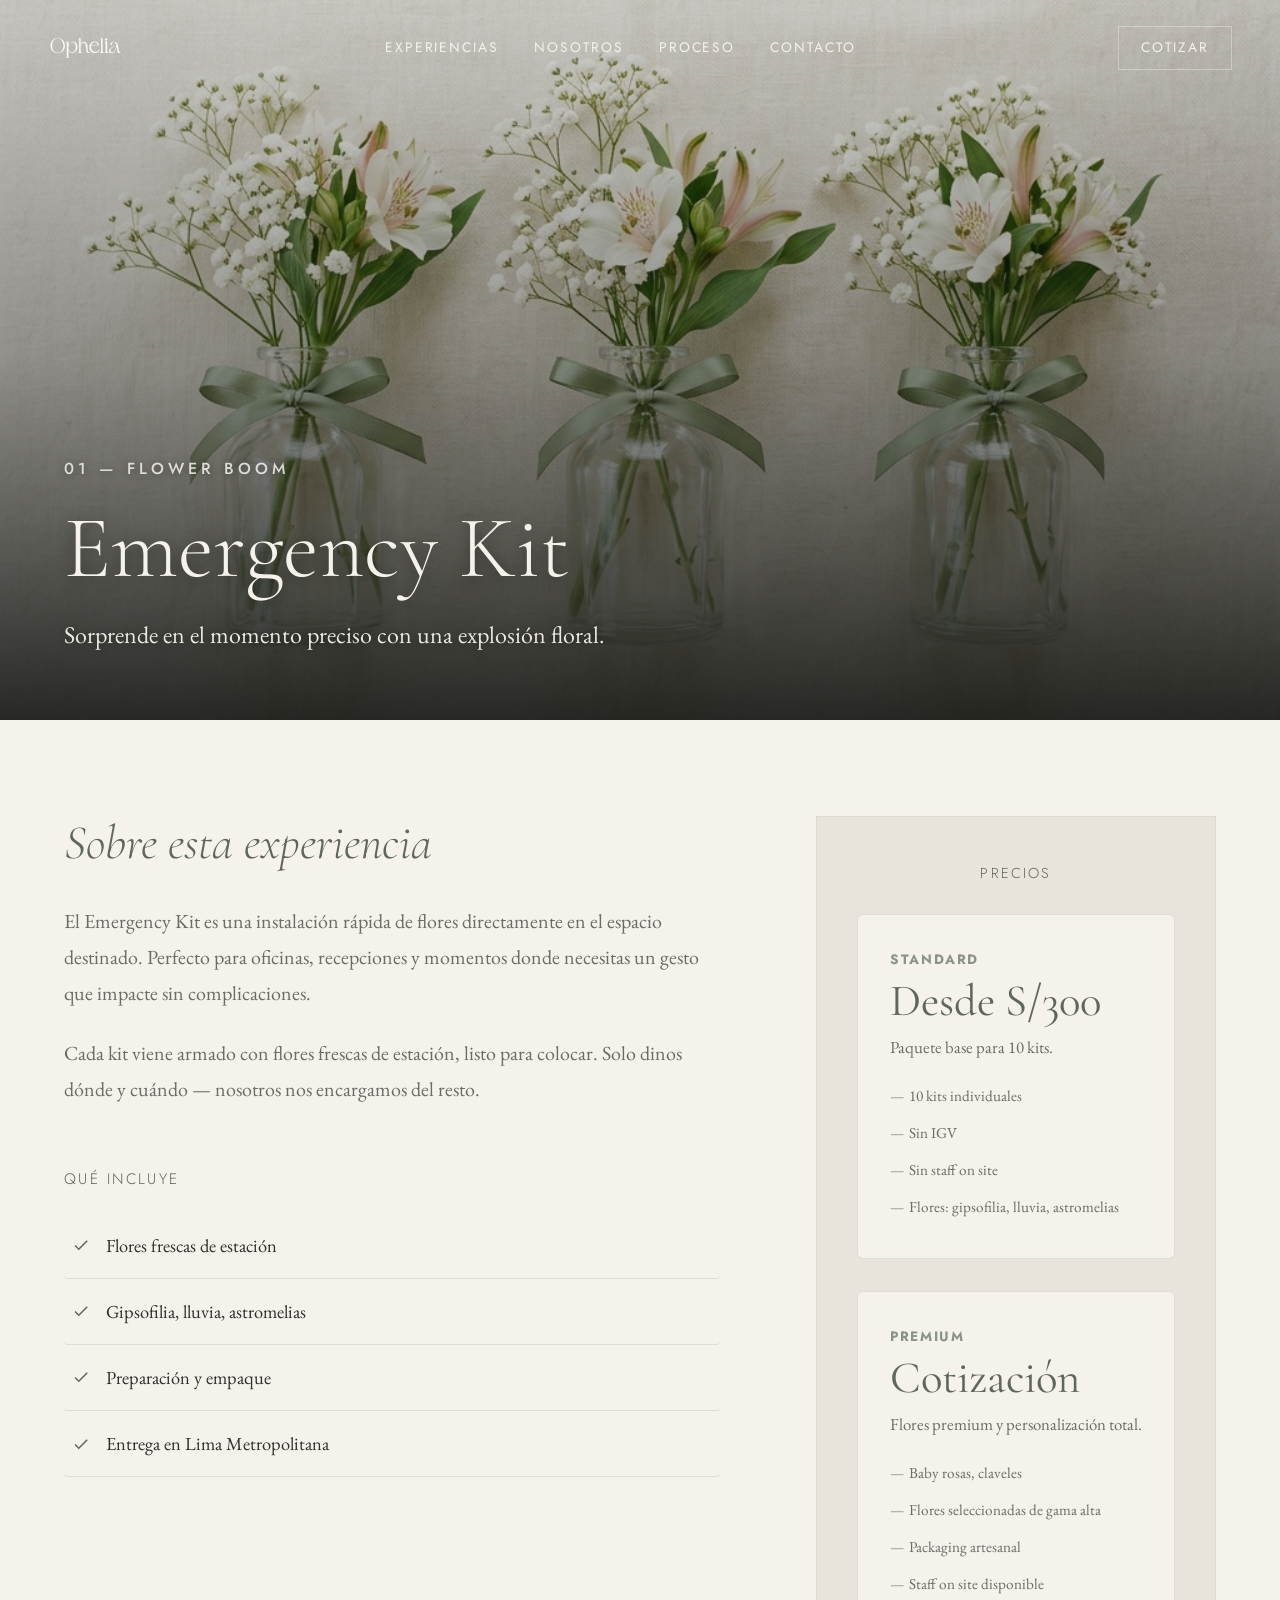
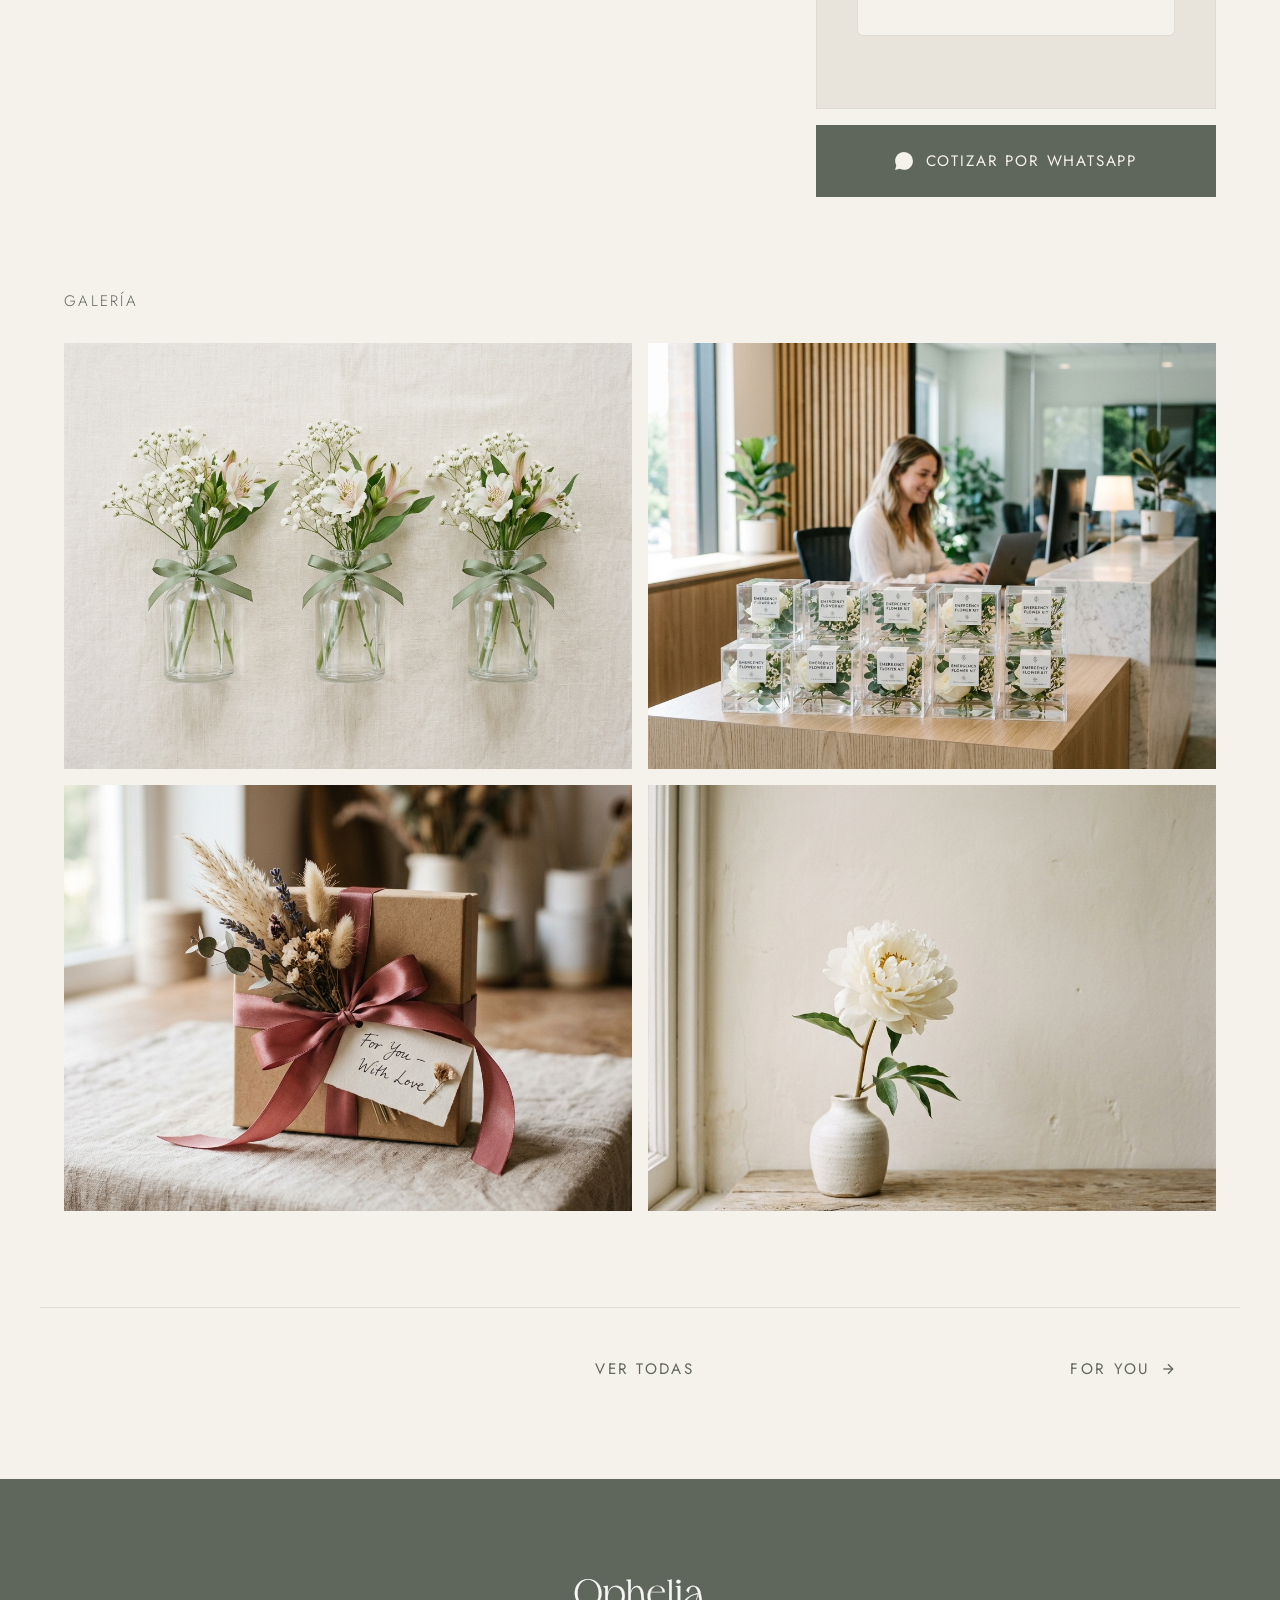
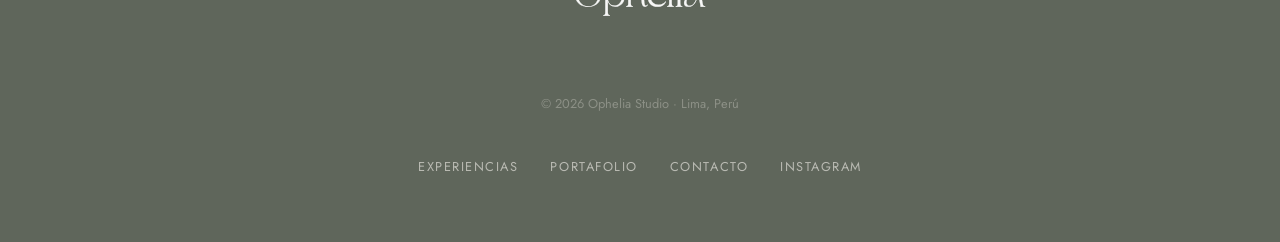
<file: experiencia.html>
<!DOCTYPE html>
<html lang="es">
<head>
  <meta charset="UTF-8" />
  <meta name="viewport" content="width=device-width, initial-scale=1.0" />
  <title>Ophelia — Experiencia Floral</title>
  <meta name="description" content="Detalle de experiencia floral Ophelia. Lima, Perú." />
  <link rel="stylesheet" href="css/style.css" />
  <style>
    /* ── Experience Detail Page ── */
    .exp-hero {
      position: relative; height: 80vh; overflow: hidden;
      display: flex; align-items: flex-end; justify-content: flex-start;
    }
    .exp-hero img {
      position: absolute; inset: 0; width: 100%; height: 100%; object-fit: cover;
    }
    .exp-hero::after {
      content: ''; position: absolute; inset: 0;
      background: linear-gradient(to top, rgba(20,22,18,.9) 0%, rgba(20,22,18,.4) 50%, rgba(20,22,18,.15) 100%);
    }
    .exp-hero-content {
      position: relative; z-index: 1;
      padding: 4rem 5vw; max-width: 900px;
    }
    .exp-hero-content .label { 
      color: rgba(245,242,236,.85); margin-bottom: 1rem; 
      font-size: 1rem; letter-spacing: .25em; 
    }
    .exp-hero-content h1 {
      font-family: var(--f-display); font-size: clamp(3rem, 7vw, 5.5rem);
      color: var(--cream); font-weight: 300; margin-bottom: 1rem;
      text-shadow: 0 2px 15px rgba(0,0,0,.4); line-height: 1.1;
    }
    .exp-hero-content p { 
      color: rgba(245,242,236,.95); font-size: clamp(1.2rem, 2vw, 1.5rem); 
      max-width: 55ch; text-shadow: 0 1px 8px rgba(0,0,0,.4); 
    }

    .exp-detail { padding: 6rem 5vw; }
    .exp-detail-inner {
      max-width: 1200px; margin: 0 auto;
      display: grid; grid-template-columns: 1fr 400px; gap: 6rem; align-items: start;
    }
    
    .exp-description {
      opacity: 0; transform: translateY(30px); animation: fadeInUp 1s ease forwards 0.2s;
    }
    @keyframes fadeInUp { to { opacity: 1; transform: translateY(0); } }

    .exp-description h2 {
      font-family: var(--f-display); font-size: clamp(2.2rem, 4vw, 3rem);
      color: var(--green); font-style: italic; margin-bottom: 2rem; font-weight: 300;
    }
    .exp-description p {
      font-size: 1.25rem; color: var(--text-m); margin-bottom: 1.5rem; line-height: 1.8;
    }

    .exp-includes { margin-top: 4rem; }
    .exp-includes h3 {
      font-family: var(--f-sans); font-size: 0.95rem;
      letter-spacing: .15em; text-transform: uppercase;
      color: var(--green); margin-bottom: 1.5rem;
    }
    .include-item {
      display: flex; align-items: center; gap: 1rem;
      padding: 1rem .5rem; border-bottom: 1px solid rgba(95,102,91,.15);
      font-size: 1.15rem; color: var(--text);
      transition: background .3s, transform .3s, padding-left .3s;
      border-radius: 4px;
    }
    .include-item:hover {
      background: rgba(95,102,91,.04);
      transform: translateX(5px);
      padding-left: 1rem;
    }
    .include-item svg {
      width: 18px; height: 18px; fill: var(--green); flex-shrink: 0;
      transition: transform .3s;
    }
    .include-item:hover svg { transform: scale(1.2); }

    .exp-sidebar {
      position: sticky; top: 120px;
      opacity: 0; transform: translateY(30px); animation: fadeInUp 1s ease forwards 0.4s;
    }
    .exp-pricing { 
      background: var(--cream-d); padding: 3rem 2.5rem; 
      border: 1px solid rgba(95,102,91,.08);
    }
    .exp-pricing h3 {
      font-family: var(--f-sans); font-size: 0.9rem;
      letter-spacing: .15em; text-transform: uppercase;
      color: var(--green); margin-bottom: 2rem; text-align: center;
    }
    .pricing-tier {
      margin-bottom: 2rem; padding: 2rem;
      border: 1px solid rgba(95,102,91,.15);
      background: var(--cream);
      border-radius: 6px;
      transition: transform .3s, box-shadow .3s;
      cursor: default;
    }
    .pricing-tier:hover {
      transform: translateY(-5px);
      box-shadow: 0 10px 25px rgba(0,0,0,.08);
      border-color: rgba(95,102,91,.3);
    }
    .pricing-tier:last-of-type { margin-bottom: 1.5rem; }
    .pricing-tier h4 {
      font-family: var(--f-sans); font-size: 0.85rem;
      letter-spacing: .12em; text-transform: uppercase;
      color: var(--green-l); margin-bottom: .5rem;
    }
    .pricing-tier .price {
      font-family: var(--f-display); font-size: 2.8rem;
      color: var(--green); margin-bottom: .5rem; line-height: 1;
    }
    .pricing-tier p { font-size: 1.05rem; color: var(--text-m); margin-bottom: 1rem; }
    .pricing-tier ul { list-style: none; }
    .pricing-tier ul li {
      font-size: 0.95rem; color: var(--text-m);
      padding: .3rem 0 .3rem 1.2rem;
      position: relative;
    }
    .pricing-tier ul li::before {
      content: '—'; position: absolute; left: 0; color: var(--green-l);
    }

    .exp-cta-box {
      margin-top: 1rem;
    }
    .exp-wa {
      display: flex; align-items: center; justify-content: center; gap: .8rem;
      width: 100%; background: var(--green); color: var(--cream);
      font-family: var(--f-sans); font-size: 0.95rem;
      letter-spacing: .12em; text-transform: uppercase;
      padding: 1.4rem; transition: background .3s;
    }
    .exp-wa:hover { background: var(--green-d); }
    .exp-wa svg { width: 18px; height: 18px; fill: var(--cream); }

    .exp-gallery { padding: 0 5vw 6rem; }
    .exp-gallery-inner {
      max-width: 1200px; margin: 0 auto;
    }
    .exp-gallery-inner h3 {
      font-family: var(--f-sans); font-size: 0.95rem;
      letter-spacing: .15em; text-transform: uppercase;
      color: var(--green); margin-bottom: 2rem;
    }
    .exp-gallery-grid {
      display: grid; grid-template-columns: repeat(2, 1fr);
      gap: 1rem;
    }
    .exp-gallery-grid img {
      width: 100%; aspect-ratio: 4/3; object-fit: cover;
      transition: transform .8s ease, filter .5s ease;
      cursor: pointer;
    }
    .exp-gallery-grid img:hover { transform: scale(1.04); filter: brightness(1.1); }

    .exp-nav {
      max-width: 1200px; margin: 0 auto;
      display: flex; justify-content: space-between; align-items: center;
      padding: 3rem 5vw 6rem;
      border-top: 1px solid rgba(95,102,91,.15);
    }
    .exp-nav a {
      font-family: var(--f-sans); font-size: 0.95rem;
      letter-spacing: .15em; text-transform: uppercase;
      color: var(--green); display: flex; align-items: center; gap: .6rem;
      transition: gap .3s, opacity .3s;
    }
    .exp-nav a:hover { gap: 1rem; opacity: .7; }
    .exp-nav svg { width: 16px; height: 16px; fill: none; stroke: var(--green); stroke-width: 2; }

    @media (max-width: 1000px) {
      .exp-hero { height: 65vh; }
      .exp-detail-inner { grid-template-columns: 1fr; gap: 4rem; }
      .exp-sidebar { position: static; }
      .exp-gallery-grid { grid-template-columns: 1fr; }
    }
  </style>
</head>
<body>

<!-- NAV -->
<nav id="nav" class="nav--light">
  <a href="index.html" class="nav-logo">
    <img src="img/logo.svg" alt="Ophelia" />
  </a>
  <ul class="nav-links" id="navLinks">
    <li><a href="index.html#experiences">Experiencias</a></li>
    <li><a href="index.html#about">Nosotros</a></li>
    <li><a href="index.html#process">Proceso</a></li>
    <li><a href="index.html#contact">Contacto</a></li>
  </ul>
  <a href="index.html#contact" class="nav-cta">Cotizar</a>
  <button class="hamburger" id="hamburger" aria-label="Menú"><span></span><span></span><span></span></button>
</nav>

<!-- Hero (filled by JS) -->
<section class="exp-hero">
  <img id="expHeroImg" src="" alt="" />
  <div class="exp-hero-content">
    <p class="label" id="expLabel"></p>
    <h1 id="expTitle"></h1>
    <p id="expTagline"></p>
  </div>
</section>

<!-- Detail -->
<section class="exp-detail reveal">
  <div class="exp-detail-inner">
    <div class="exp-description">
      <h2>Sobre esta experiencia</h2>
      <p id="expDesc1"></p>
      <p id="expDesc2"></p>
      <div class="exp-includes">
        <h3>Qué incluye</h3>
        <div id="expIncludes"></div>
      </div>
    </div>
    <div class="exp-sidebar">
      <div class="exp-pricing">
        <h3>Precios</h3>
        <div class="pricing-tier">
          <h4>Standard</h4>
          <div class="price" id="expStdPrice"></div>
          <p id="expStdDesc"></p>
          <ul id="expStdList"></ul>
        </div>
        <div class="pricing-tier">
          <h4>Premium</h4>
          <div class="price" id="expPrmPrice"></div>
          <p id="expPrmDesc"></p>
          <ul id="expPrmList"></ul>
        </div>
      </div>
      <div class="exp-cta-box">
        <a id="expWa" href="#" target="_blank" class="exp-wa">
          <svg viewBox="0 0 24 24"><path d="M.057 24l1.687-6.163a11.867 11.867 0 01-1.587-5.946C.16 5.335 5.495 0 12.05 0a11.817 11.817 0 018.413 3.488 11.824 11.824 0 013.48 8.414c-.003 6.557-5.338 11.892-11.893 11.892a11.9 11.9 0 01-5.688-1.448L.057 24z"/></svg>
          Cotizar por WhatsApp
        </a>
      </div>
    </div>
  </div>
</section>

<!-- Gallery -->
<section class="exp-gallery reveal">
  <div class="exp-gallery-inner">
    <h3>Galería</h3>
    <div class="exp-gallery-grid" id="expGallery"></div>
  </div>
</section>

<!-- Navigation -->
<div class="exp-nav">
  <a id="expPrev" href="#">
    <svg viewBox="0 0 24 24"><polyline points="19 12 5 12"/><polyline points="12 19 5 12 12 5"/></svg>
    <span id="expPrevLabel">Anterior</span>
  </a>
  <a href="index.html#experiences" style="text-align:center">Ver todas</a>
  <a id="expNext" href="#">
    <span id="expNextLabel">Siguiente</span>
    <svg viewBox="0 0 24 24"><polyline points="5 12 19 12"/><polyline points="12 5 19 12 12 19"/></svg>
  </a>
</div>

<!-- Footer -->
<footer>
  <div class="footer-logo">
    <img src="img/logo.svg" alt="Ophelia" />
  </div>
  <p>© 2026 Ophelia Studio · Lima, Perú</p>
  <div class="footer-links">
    <a href="index.html#experiences">Experiencias</a><a href="index.html#gallery">Portafolio</a><a href="index.html#contact">Contacto</a>
    <a href="https://instagram.com/opheliastudio.pe" target="_blank">Instagram</a>
  </div>
</footer>

<script>
/* Experience data */
const EXPS = {
  emergency: {
    label: '01 — Flower Boom', title: 'Emergency Kit', img: 'img/emergency-kit.png',
    tagline: 'Sorprende en el momento preciso con una explosión floral.',
    desc1: 'El Emergency Kit es una instalación rápida de flores directamente en el espacio destinado. Perfecto para oficinas, recepciones y momentos donde necesitas un gesto que impacte sin complicaciones.',
    desc2: 'Cada kit viene armado con flores frescas de estación, listo para colocar. Solo dinos dónde y cuándo — nosotros nos encargamos del resto.',
    includes: ['Flores frescas de estación', 'Gipsofilia, lluvia, astromelias', 'Preparación y empaque', 'Entrega en Lima Metropolitana'],
    stdPrice: 'Desde S/300', stdDesc: 'Paquete base para 10 kits.',
    stdList: ['10 kits individuales', 'Sin IGV', 'Sin staff on site', 'Flores: gipsofilia, lluvia, astromelias'],
    prmPrice: 'Cotización', prmDesc: 'Flores premium y personalización total.',
    prmList: ['Baby rosas, claveles', 'Flores seleccionadas de gama alta', 'Packaging artesanal', 'Staff on site disponible'],
    wa: 'Hola%20Ophelia%2C%20quisiera%20cotizar%20el%20Emergency%20Kit',
    gallery: ['img/emergency-kit.png', 'img/gallery-5.png', 'img/gallery-2.png', 'img/gallery-4.png'],
    prev: null, next: 'foryou'
  },
  foryou: {
    label: '02 — Regalos', title: 'For You', img: 'img/for-you.png',
    tagline: 'Para decir algo con flores y palabras.',
    desc1: 'For You combina una instalación floral con un porta tarjetas y tarjetas personalizadas. Ideal para eventos donde cada invitado se lleva algo especial — un gesto que mezcla lo visual con lo personal.',
    desc2: 'Cada tarjeta puede llevar el mensaje que quieras. Lo preparamos todo: la instalación, las flores, el detalle escrito.',
    includes: ['Instalación floral', 'Porta tarjetas diseñado', 'Tarjetas personalizadas', 'Flores frescas de estación'],
    stdPrice: 'Desde S/500', stdDesc: 'Paquete para 20 tarjetas.',
    stdList: ['20 tarjetas personalizadas', 'Sin IGV', 'Claveles, astromelias, margaritas', 'Flores de estación'],
    prmPrice: 'Cotización', prmDesc: 'Flores premium + staff + detalles artesanales.',
    prmList: ['Lisiantus, gerberas, rosas, tulipanes', 'Artisan details', 'Staff on site', 'Packaging premium'],
    wa: 'Hola%20Ophelia%2C%20quisiera%20cotizar%20For%20You',
    gallery: ['img/for-you.png', 'img/gallery-2.png', 'img/gallery-4.png', 'img/gallery-6.png'],
    prev: 'emergency', next: 'wall'
  },
  wall: {
    label: '03 — Instalaciones', title: 'Flower Wall', img: 'img/flower-wall.png',
    tagline: 'Una pared de flores que transforma cualquier espacio.',
    desc1: 'El Flower Wall es una instalación de flores sobre estructura de madera de 1.80 × 1.20 metros. Es el fondo perfecto para fotos, el punto focal de cualquier evento, la pieza que todos recuerdan.',
    desc2: 'Armamos todo en el lugar. Llegamos, instalamos la estructura, y la cubrimos flor por flor hasta que quede exactamente como lo imaginaste.',
    includes: ['Estructura de madera 1.80×1.20m', 'Flores frescas cubriendo toda la superficie', 'Instalación en sitio', 'Tarjeta personalizada'],
    stdPrice: 'Desde S/700', stdDesc: 'Pared con flores de estación.',
    stdList: ['Rosas, girasoles, claveles, astromelias', 'Sin IGV', 'Sin staff on site', 'Instalación incluida'],
    prmPrice: 'Cotización', prmDesc: 'Flores premium + staff + detalles artesanales.',
    prmList: ['Lisiantus, crisantemos, tulipanes', 'Gerberas, ave del paraíso', 'Staff on site', 'Artisan details'],
    wa: 'Hola%20Ophelia%2C%20quisiera%20cotizar%20el%20Flower%20Wall',
    gallery: ['img/flower-wall.png', 'img/hero-4.png', 'img/gallery-3.png', 'img/gallery-1.png'],
    prev: 'foryou', next: 'bar'
  },
  bar: {
    label: '04 — Interactivo', title: 'Flower Bar', img: 'img/flower-bar.png',
    tagline: 'Tu público arma su propio ramo. La experiencia más interactiva.',
    desc1: 'El Flower Bar convierte a tus invitados en protagonistas. Montamos una estación con mesa de madera, baldes de acrílico y variedad de flores para que cada persona arme su propio ramo personalizado.',
    desc2: 'Es la experiencia que más genera conversación. Perfecta para eventos corporativos, lanzamientos de marca, bodas y celebraciones donde quieres algo diferente.',
    includes: ['Mesa de madera con branding', 'Atril para logo de tu marca', 'Baldes de acrílico', 'Staff profesional', 'Packaging individual', 'Tarjetas personalizadas'],
    stdPrice: 'Desde S/900', stdDesc: '1 staff, 3 flores principales.',
    stdList: ['1 staff profesional', '3 flores principales', '5 follajes', 'Packaging básico', 'Personalización de tarjetas'],
    prmPrice: 'Desde S/1,700', prmDesc: '2 staff, 5 flores premium.',
    prmList: ['2 staff profesionales', '5 flores principales', '7 follajes', 'Rosas, lisiantus, crisantemos', 'Gerberas, ave del paraíso', 'Packaging premium'],
    wa: 'Hola%20Ophelia%2C%20quisiera%20cotizar%20el%20Flower%20Bar',
    gallery: ['img/flower-bar.png', 'img/gallery-1.png', 'img/gallery-6.png', 'img/gallery-3.png'],
    prev: 'wall', next: null
  }
};

const ORDER = ['emergency', 'foryou', 'wall', 'bar'];

/* Get experience key from URL */
const params = new URLSearchParams(window.location.search);
const key = params.get('e') || 'emergency';
const exp = EXPS[key] || EXPS.emergency;

/* Fill page */
document.title = `Ophelia — ${exp.title}`;
document.getElementById('expHeroImg').src = exp.img;
document.getElementById('expHeroImg').alt = exp.title;
document.getElementById('expLabel').textContent = exp.label;
document.getElementById('expTitle').textContent = exp.title;
document.getElementById('expTagline').textContent = exp.tagline;
document.getElementById('expDesc1').textContent = exp.desc1;
document.getElementById('expDesc2').textContent = exp.desc2;

/* Includes */
const includesEl = document.getElementById('expIncludes');
exp.includes.forEach(item => {
  includesEl.innerHTML += `<div class="include-item"><svg viewBox="0 0 24 24"><path d="M9 16.17L4.83 12l-1.42 1.41L9 19 21 7l-1.41-1.41L9 16.17z"/></svg><span>${item}</span></div>`;
});

/* Pricing */
document.getElementById('expStdPrice').textContent = exp.stdPrice;
document.getElementById('expStdDesc').textContent = exp.stdDesc;
const stdList = document.getElementById('expStdList');
exp.stdList.forEach(i => stdList.innerHTML += `<li>${i}</li>`);

document.getElementById('expPrmPrice').textContent = exp.prmPrice;
document.getElementById('expPrmDesc').textContent = exp.prmDesc;
const prmList = document.getElementById('expPrmList');
exp.prmList.forEach(i => prmList.innerHTML += `<li>${i}</li>`);

/* WhatsApp */
document.getElementById('expWa').href = `https://wa.me/51937664403?text=${exp.wa}`;

/* Gallery & Lightbox */
const galleryEl = document.getElementById('expGallery');
const lightbox = document.getElementById('lightbox');
const lightboxImg = document.getElementById('lightboxImg');
const lightboxCaption = document.getElementById('lightboxCaption');

exp.gallery.forEach(src => {
  const img = document.createElement('img');
  img.src = src;
  img.alt = exp.title;
  img.loading = 'lazy';
  img.classList.add('gallery-img');
  
  img.addEventListener('click', () => {
    if(lightbox && lightboxImg) {
      lightboxImg.src = img.src;
      lightboxImg.alt = img.alt;
      if(lightboxCaption) lightboxCaption.textContent = img.alt;
      lightbox.classList.add('open');
      document.body.style.overflow = 'hidden';
    }
  });
  galleryEl.appendChild(img);
});

/* Navigation */
const prevLink = document.getElementById('expPrev');
const nextLink = document.getElementById('expNext');
if (exp.prev) {
  prevLink.href = `experiencia.html?e=${exp.prev}`;
  document.getElementById('expPrevLabel').textContent = EXPS[exp.prev].title;
} else {
  prevLink.style.visibility = 'hidden';
}
if (exp.next) {
  nextLink.href = `experiencia.html?e=${exp.next}`;
  document.getElementById('expNextLabel').textContent = EXPS[exp.next].title;
} else {
  nextLink.style.visibility = 'hidden';
}

/* Nav scroll & Parallax */
const nav = document.getElementById('nav');
const heroImg = document.getElementById('expHeroImg');

function updateScroll() {
  const y = window.scrollY;
  // Nav logic
  const isScrolled = y > 60;
  nav.classList.toggle('scrolled', isScrolled);
  nav.classList.toggle('nav--light', !isScrolled);
  nav.classList.toggle('nav--dark', isScrolled);
  
  // Parallax logic
  if (heroImg) {
    heroImg.style.transform = `translateY(${y * 0.4}px)`;
  }
}
window.addEventListener('scroll', updateScroll, { passive: true });
updateScroll();

/* Hamburger */
const hamburger = document.getElementById('hamburger');
const navLinks = document.getElementById('navLinks');
hamburger?.addEventListener('click', () => {
  navLinks.classList.toggle('open');
  nav.classList.toggle('menu-open');
});
navLinks?.querySelectorAll('a').forEach(a => a.addEventListener('click', () => {
  navLinks.classList.remove('open');
  nav.classList.remove('menu-open');
}));

/* Reveal */
const reveals = document.querySelectorAll('.reveal');
const observer = new IntersectionObserver(entries => {
  entries.forEach(e => { if (e.isIntersecting) { e.target.classList.add('visible'); observer.unobserve(e.target); } });
}, { threshold: 0.15 });
reveals.forEach(el => observer.observe(el));
</script>
</body>
</html>
</file>
<file: css/style.css>
@import url('https://fonts.googleapis.com/css2?family=Cormorant+Garamond:ital,wght@0,300;0,400;0,500;0,600;1,300;1,400&family=EB+Garamond:ital,wght@0,400;0,500;1,400&family=Jost:wght@300;400;500&display=swap');

:root {
  --green:   #5F665B;
  --green-d: #4a5047;
  --green-l: #8a9485;
  --cream:   #F5F2EC;
  --cream-d: #e8e4dc;
  --text:    #2e2e2b;
  --text-m:  #6b6b66;
  --f-display: 'Cormorant Garamond', serif;
  --f-body:    'EB Garamond', serif;
  --f-sans:    'Jost', sans-serif;
}

/* ── RESET ── */
*, *::before, *::after { box-sizing: border-box; margin: 0; padding: 0; }
html { scroll-behavior: smooth; }
body {
  background: var(--cream);
  color: var(--text);
  font-family: var(--f-body);
  font-size: 1.32rem;
  line-height: 1.8;
  overflow-x: hidden;
}
img { display: block; max-width: 100%; }
a { color: inherit; text-decoration: none; }
button { cursor: pointer; border: none; background: none; font-family: inherit; }
ul { list-style: none; }

/* ── TYPO ── */
h1, h2, h3 {
  font-family: var(--f-display);
  font-weight: 300;
  line-height: 1.15;
}
.label {
  font-family: var(--f-sans);
  font-size: 0.92rem;
  font-weight: 500;
  letter-spacing: .2em;
  text-transform: uppercase;
  color: var(--green);
}

/* ── NAV ── */
nav {
  position: fixed; top: 0; left: 0; right: 0; z-index: 100;
  padding: 1.6rem 3rem;
  display: flex; align-items: center; justify-content: space-between;
  transition: background .3s, backdrop-filter .3s, padding .3s;
}
nav.scrolled {
  background: rgba(245,242,236,.94);
  backdrop-filter: blur(12px);
  padding: 1rem 3rem;
}
.nav-logo {
  display: flex; align-items: center;
}
.nav-logo img {
  height: 24px; /* Slightly larger */
  width: auto;
  object-fit: contain;
  transition: opacity .3s, filter .3s;
}
.nav-links { display: flex; gap: 2.2rem; }
.nav-links li { display: contents; }
.nav-links a {
  font-family: var(--f-sans);
  font-size: 0.86rem;
  letter-spacing: .14em;
  text-transform: uppercase;
  transition: color .3s, opacity .2s;
}
.nav-links a:hover { opacity: .6; }
.nav-cta {
  font-family: var(--f-sans);
  font-size: 0.86rem;
  letter-spacing: .14em;
  text-transform: uppercase;
  padding: .55rem 1.4rem;
  border: 1px solid;
  transition: all .3s;
}
.nav-cta:hover { background: var(--green); color: var(--cream); border-color: var(--green); }

/* Nav color states */
.nav--light .nav-logo img { filter: none; opacity: 0.95; }
.nav--light .nav-links a { color: var(--cream); }
.nav--light .nav-cta { color: var(--cream); border-color: rgba(245,242,236,.4); }
.nav--light .nav-cta:hover { background: var(--cream); color: var(--green); border-color: var(--cream); }
.nav--light .hamburger { color: var(--cream) !important; }

.nav--dark .nav-logo img { filter: invert(1); opacity: 0.85; }
.nav--dark .nav-links a { color: var(--green); }
.nav--dark .nav-cta { color: var(--green); border-color: var(--green); }
.nav--dark .nav-cta:hover { background: var(--green); color: var(--cream); border-color: var(--green); }
.nav--dark .hamburger { color: var(--green); }

/* When mobile menu is open, force hamburger to be dark since it sits over the cream drawer.
   Do NOT force logo to be dark because the logo stays on the left over the hero. */
nav.menu-open .hamburger { color: var(--green) !important; }

.hamburger { display: none; flex-direction: column; gap: 5px; }
.hamburger span { width: 22px; height: 1.5px; background: currentColor; transition: transform .3s, opacity .3s; }
nav.menu-open .hamburger span:nth-child(1) { transform: translateY(6.5px) rotate(45deg); }
nav.menu-open .hamburger span:nth-child(2) { opacity: 0; }
nav.menu-open .hamburger span:nth-child(3) { transform: translateY(-6.5px) rotate(-45deg); }

/* ── HERO ── */
#hero {
  position: relative;
  height: 100vh;
  display: flex; align-items: center; justify-content: center;
  text-align: center;
  overflow: hidden;
}
.hero-bg {
  position: absolute; inset: 0; z-index: 0;
}
.hero-slide {
  position: absolute; inset: 0;
  width: 100%; height: 100%;
  object-fit: cover;
  opacity: 0;
  transition: opacity 1.6s ease, transform 1.6s ease;
  transform: scale(1.04);
}
.hero-slide.active {
  opacity: 1;
  transform: scale(1);
}
/* Random transition variants applied via JS */
.hero-slide.fx-zoom-in {
  transform: scale(1.15);
}
.hero-slide.fx-zoom-in.active {
  transform: scale(1);
}
.hero-slide.fx-pan-left {
  transform: translateX(4%) scale(1.02);
}
.hero-slide.fx-pan-left.active {
  transform: translateX(0) scale(1);
}
.hero-slide.fx-pan-right {
  transform: translateX(-4%) scale(1.02);
}
.hero-slide.fx-pan-right.active {
  transform: translateX(0) scale(1);
}
.hero-slide.fx-soft {
  transform: scale(1.02);
  filter: brightness(1.08);
}
.hero-slide.fx-soft.active {
  transform: scale(1);
  filter: brightness(1);
}
.hero-bg::after {
  content: '';
  position: absolute; inset: 0;
  background: linear-gradient(
    to bottom,
    rgba(20,22,18,.55) 0%,
    rgba(20,22,18,.7) 40%,
    rgba(20,22,18,.85) 100%
  );
  z-index: 1;
}
.hero-content {
  position: relative; z-index: 1;
  max-width: 760px; padding: 0 2rem; z-index: 2;
}
.hero-content h1 {
  font-size: clamp(3.2rem, 8vw, 6.8rem);
  color: var(--cream);
  margin-bottom: 1rem;
  letter-spacing: -.02em;
  text-shadow: 0 2px 20px rgba(0,0,0,.4);
}
.hero-content h1 em { font-style: italic; }
.hero-content p {
  font-size: 1.38rem;
  color: rgba(245,242,236,.9);
  max-width: 480px;
  margin: 0 auto;
  text-shadow: 0 1px 10px rgba(0,0,0,.4);
}
.hero-scroll {
  position: absolute; bottom: 2.5rem; left: 50%; transform: translateX(-50%);
  display: flex; flex-direction: column; align-items: center; gap: .6rem;
  font-family: var(--f-sans); font-size: 0.8rem;
  letter-spacing: .22em; text-transform: uppercase;
  color: rgba(245,242,236,.35);
}
.hero-scroll .line {
  width: 1px; height: 40px;
  background: rgba(245,242,236,.25);
  animation: pulse 2.5s ease-in-out infinite;
}
@keyframes pulse {
  0%, 100% { transform: scaleY(1); opacity: .3; }
  50% { transform: scaleY(1.15); opacity: .7; }
}

/* ── INTRO ── */
#intro {
  padding: 9rem 2rem;
  text-align: center;
  max-width: 760px;
  margin: 0 auto;
}
#intro .label { margin-bottom: 1.8rem; }
#intro h2 {
  font-size: clamp(1.8rem, 4vw, 3.2rem);
  color: var(--green);
  font-style: italic;
  line-height: 1.3;
  margin-bottom: 1.8rem;
}
#intro p {
  font-size: 1.26rem;
  color: var(--text-m);
  max-width: 520px;
  margin: 0 auto;
}
#intro .line-deco {
  width: 45px; height: 1px;
  background: var(--green-l);
  margin: 2.5rem auto 0;
  opacity: .4;
}

/* ── EXPERIENCE ROWS ── */
.exp-row {
  display: grid;
  grid-template-columns: 1fr 1fr;
  min-height: 80vh;
}
.exp-row.reverse .exp-img { order: 2; }
.exp-row.reverse .exp-text { order: 1; }

.exp-img {
  position: relative;
  overflow: hidden;
}
.exp-img img {
  width: 100%; height: 100%;
  object-fit: cover;
  transition: transform 1.2s cubic-bezier(.25,.46,.45,.94);
}
.exp-row:hover .exp-img img { transform: scale(1.03); }

.exp-text {
  display: flex; flex-direction: column; justify-content: center;
  padding: 4.5rem 5.5rem;
}
.exp-text .label { margin-bottom: 1.2rem; }
.exp-text h3 {
  font-size: clamp(1.8rem, 3vw, 2.8rem);
  color: var(--green);
  margin-bottom: .8rem;
}
.exp-text > p {
  font-size: 1.15rem;
  color: var(--text-m);
  margin-bottom: 1.5rem;
  max-width: 40ch;
}
.exp-tiers { display: flex; gap: 2.2rem; margin-bottom: 2rem; }
.exp-tier h4 {
  font-family: var(--f-sans); font-size: 0.8rem;
  letter-spacing: .14em; text-transform: uppercase;
  color: var(--green-l); margin-bottom: .2rem;
}
.exp-tier .price {
  font-family: var(--f-display); font-size: 1.72rem; color: var(--green);
}
.exp-tier span { font-size: 0.94rem; color: var(--text-m); }

.exp-link {
  display: inline-flex; align-items: center; gap: .5rem;
  font-family: var(--f-sans); font-size: 0.86rem;
  letter-spacing: .12em; text-transform: uppercase;
  color: var(--green);
  border-bottom: 1px solid var(--green-l);
  padding-bottom: .2rem;
  transition: gap .3s, border-color .3s;
}
.exp-link:hover { gap: .9rem; border-color: var(--green); }
.exp-link svg {
  width: 13px; height: 13px; fill: none;
  stroke: var(--green); stroke-width: 2;
}

/* ── QUOTE ── */
.full-quote {
  padding: 7rem 2rem;
  text-align: center;
  background: var(--green);
}
.full-quote .label {
  color: rgba(245,242,236,.35);
  margin-bottom: 1.5rem;
}
.full-quote h2 {
  font-size: clamp(1.6rem, 3.5vw, 2.8rem);
  color: var(--cream);
  font-style: italic;
  max-width: 650px;
  margin: 0 auto;
  line-height: 1.35;
}

/* ── MARQUEE ── */
.marquee {
  overflow: hidden; padding: .8rem 0;
  background: var(--green-d); white-space: nowrap;
}
.marquee-inner {
  display: inline-flex;
  animation: mq 28s linear infinite;
}
.marquee-inner span {
  font-family: var(--f-sans); font-size: 0.8rem;
  letter-spacing: .18em; text-transform: uppercase;
  color: rgba(245,242,236,.5); padding: 0 2rem;
}
@keyframes mq {
  0% { transform: translateX(0); }
  100% { transform: translateX(-50%); }
}

/* ── ABOUT ── */
#about { padding: 9rem 2rem; }
.about-inner {
  max-width: 1100px; margin: 0 auto;
  display: grid; grid-template-columns: 1fr 1fr;
  gap: 5rem; align-items: center;
}
.about-text .label { margin-bottom: 1.2rem; }
.about-text h2 {
  font-size: clamp(1.8rem, 3vw, 2.8rem);
  color: var(--green); font-style: italic;
  margin-bottom: 1.2rem;
}
.about-text p {
  font-size: 1.21rem; color: var(--text-m);
  margin-bottom: .8rem; max-width: 42ch;
}
.about-pillars {
  display: grid; grid-template-columns: 1fr 1fr;
  gap: 1.2rem; margin-top: 2rem;
}
.pillar { border-top: 1px solid rgba(95,102,91,.2); padding-top: .8rem; }
.pillar strong {
  font-family: var(--f-sans); font-size: 0.83rem;
  letter-spacing: .12em; text-transform: uppercase;
  color: var(--green); display: block; margin-bottom: .2rem;
}
.pillar p { font-size: 1.06rem; color: var(--text-m); margin: 0; }
.about-img { overflow: hidden; }
.about-img img {
  width: 100%; height: 100%; object-fit: cover;
  aspect-ratio: 3/4;
  transition: transform 1.2s cubic-bezier(.25,.46,.45,.94);
}
.about-img:hover img { transform: scale(1.03); }

/* ── PROCESS ── */
#process { padding: 7rem 2rem; background: var(--cream-d); }
.process-inner { max-width: 960px; margin: 0 auto; text-align: center; }
.process-inner .label { margin-bottom: 1.2rem; }
.process-inner > h2 {
  font-size: clamp(1.8rem, 3.5vw, 2.8rem);
  color: var(--green); margin-bottom: 4rem;
}
.steps { display: grid; grid-template-columns: repeat(4, 1fr); gap: 1.5rem; }
.step { padding: 1.2rem .8rem; }
.step-num {
  font-family: var(--f-display); font-size: 4.02rem;
  color: rgba(95,102,91,.2); line-height: 1; margin-bottom: .5rem;
}
.step h4 {
  font-family: var(--f-sans); font-size: 0.86rem;
  letter-spacing: .12em; text-transform: uppercase;
  color: var(--green); margin-bottom: .5rem;
}
.step p { font-size: 1.09rem; color: var(--text-m); }

/* ── CONTACT ── */
#contact { padding: 9rem 2rem; }
.contact-inner {
  max-width: 1100px; margin: 0 auto;
  display: grid; grid-template-columns: 1fr 1fr;
  gap: 5rem; align-items: start;
}
.contact-text .label { margin-bottom: 1.2rem; }
.contact-text h2 {
  font-size: clamp(1.8rem, 3vw, 2.8rem);
  color: var(--green); font-style: italic;
  margin-bottom: 1rem;
}
.contact-text p { color: var(--text-m); margin-bottom: 1.5rem; max-width: 38ch; }
.contact-detail {
  display: flex; align-items: center; gap: .7rem;
  margin-bottom: 1rem;
  font-family: var(--f-sans); font-size: 0.94rem;
}
.contact-detail .ico {
  width: 32px; height: 32px;
  background: var(--green);
  display: flex; align-items: center; justify-content: center;
  flex-shrink: 0;
}
.contact-detail .ico svg { width: 14px; height: 14px; fill: var(--cream); }
.wa-btn {
  display: inline-flex; align-items: center; gap: .6rem;
  background: #25D366; color: #fff;
  font-family: var(--f-sans); font-size: 0.8rem;
  letter-spacing: .1em; text-transform: uppercase;
  padding: .8rem 1.8rem; margin-top: 1.2rem;
  transition: background .2s;
}
.wa-btn:hover { background: #1fb557; }
.wa-btn svg { width: 15px; height: 15px; fill: #fff; }

/* Form */
form { display: flex; flex-direction: column; gap: 1rem; }
form label {
  font-family: var(--f-sans); font-size: 0.8rem;
  letter-spacing: .1em; text-transform: uppercase;
  color: var(--green); display: block; margin-bottom: .2rem;
}
form input, form textarea, form select {
  width: 100%; padding: .8rem .8rem;
  background: transparent; border: none;
  border-bottom: 1px solid rgba(95,102,91,.25);
  font-family: var(--f-body); font-size: 1.09rem;
  color: var(--text); transition: border-color .2s;
}
form input:focus, form textarea:focus, form select:focus {
  outline: none; border-color: var(--green);
}
form textarea { resize: vertical; min-height: 90px; }
.form-row { display: grid; grid-template-columns: 1fr 1fr; gap: 1.2rem; }
form button[type="submit"] {
  align-self: flex-start;
  background: var(--green); color: var(--cream);
  font-family: var(--f-sans); font-size: 0.8rem;
  letter-spacing: .12em; text-transform: uppercase;
  padding: .9rem 2.2rem; margin-top: .3rem;
  transition: background .2s;
}
form button[type="submit"]:hover { background: var(--green-d); }

/* ── FOOTER ── */
footer {
  background: var(--green);
  padding: 6rem 2rem 4rem;
  display: flex; flex-direction: column; align-items: center;
  gap: 2.5rem; text-align: center;
}
.footer-logo img { height: 45px; width: auto; filter: none; opacity: 0.95; }
.footer-links { display: flex; gap: 2rem; justify-content: center; flex-wrap: wrap; }
.footer-links a {
  font-family: var(--f-sans); font-size: .8rem;
  letter-spacing: .12em; text-transform: uppercase;
  color: rgba(245,242,236,.6); transition: color .2s;
}
.footer-links a:hover { color: var(--cream); }
footer p { font-size: .8rem; font-family: var(--f-sans); color: rgba(245,242,236,.3); margin-top: 2rem; }

/* ── MODAL ── */
.modal-bg {
  display: none; position: fixed; inset: 0; z-index: 200;
  background: rgba(30,32,28,.65);
  backdrop-filter: blur(6px);
  align-items: center; justify-content: center;
}
.modal-bg.open { display: flex; animation: mFade .2s; }
@keyframes mFade { from { opacity: 0; } to { opacity: 1; } }
.modal-box {
  background: var(--cream);
  max-width: 680px; width: 92%; max-height: 90vh;
  overflow-y: auto;
  display: grid; grid-template-columns: 1fr 1fr;
  position: relative;
}
.modal-img { overflow: hidden; }
.modal-img img { width: 100%; height: 100%; object-fit: cover; min-height: 280px; }
.modal-body { padding: 2.2rem; }
.modal-body .label { margin-bottom: .6rem; }
.modal-body h3 {
  font-family: var(--f-display); font-size: 2.07rem;
  color: var(--green); margin-bottom: .8rem;
}
.modal-body p { font-size: 1.01rem; color: var(--text-m); margin-bottom: .8rem; }
.m-tier { border-top: 1px solid var(--cream-d); padding: .8rem 0; }
.m-tier h4 {
  font-family: var(--f-sans); font-size: 0.8rem;
  letter-spacing: .12em; text-transform: uppercase;
  color: var(--green-l); margin-bottom: .2rem;
}
.m-tier .price { font-family: var(--f-display); font-size: 1.38rem; color: var(--green); }
.m-tier p { font-size: 0.94rem; margin: .2rem 0 0; }
.modal-wa {
  margin-top: 1.2rem; width: 100%;
  background: var(--green); color: var(--cream);
  font-family: var(--f-sans); font-size: 0.8rem;
  letter-spacing: .1em; text-transform: uppercase;
  padding: .8rem; display: flex; align-items: center;
  justify-content: center; gap: .4rem; transition: background .2s;
}
.modal-wa:hover { background: var(--green-d); }
.modal-wa svg { width: 13px; height: 13px; fill: var(--cream); }
.modal-close {
  position: absolute; top: .8rem; right: .8rem;
  width: 30px; height: 30px;
  background: var(--green); color: var(--cream);
  font-size: 1.03rem; display: flex; align-items: center;
  justify-content: center; border-radius: 50%; z-index: 5;
}

/* ── GALLERY ── */
#gallery { padding: 7rem 2rem; }
.gallery-header {
  text-align: center; max-width: 600px; margin: 0 auto 3.5rem;
}
.gallery-header h2 {
  font-size: clamp(1.8rem, 3.5vw, 2.8rem);
  color: var(--green); font-style: italic;
}
.gallery-grid {
  max-width: 1200px; margin: 0 auto;
  display: grid;
  grid-template-columns: repeat(3, 1fr);
  grid-auto-rows: 280px;
  gap: .6rem;
}
.gallery-item {
  overflow: hidden; cursor: pointer;
  position: relative;
}
.gallery-item.tall { grid-row: span 2; }
.gallery-item img {
  width: 100%; height: 100%; object-fit: cover;
  transition: transform .8s cubic-bezier(.25,.46,.45,.94);
}
.gallery-item:hover img { transform: scale(1.04); }
.gallery-item::after {
  content: attr(data-caption);
  position: absolute; bottom: 0; left: 0; right: 0;
  padding: .8rem 1rem;
  font-family: var(--f-sans); font-size: 0.8rem;
  letter-spacing: .08em; color: var(--cream);
  background: linear-gradient(to top, rgba(0,0,0,.5), transparent);
  opacity: 0; transition: opacity .3s;
}
.gallery-item:hover::after { opacity: 1; }

/* ── TESTIMONIALS ── */
#testimonials { padding: 7rem 2rem; background: var(--cream-d); }
.testimonials-inner {
  max-width: 1100px; margin: 0 auto; text-align: center;
}
.testimonials-inner .label { margin-bottom: 1.2rem; }
.testimonials-inner > h2 {
  font-size: clamp(1.8rem, 3.5vw, 2.8rem);
  color: var(--green); font-style: italic;
  margin-bottom: 3.5rem;
}
.testimonials-grid {
  display: grid; grid-template-columns: repeat(3, 1fr);
  gap: 2.5rem; text-align: left;
}
.testimonial {
  background: var(--cream);
  border: 1px solid rgba(95,102,91,.1);
  padding: 2.5rem 2rem;
  border-radius: 8px;
  transition: transform .3s, box-shadow .3s, border-color .3s;
  cursor: default;
}
.testimonial:hover {
  transform: translateY(-8px);
  box-shadow: 0 15px 35px rgba(0,0,0,.08);
  border-color: rgba(95,102,91,.25);
}
.testimonial blockquote {
  font-family: var(--f-body); font-size: 1.21rem;
  font-style: italic; color: var(--text);
  line-height: 1.7; margin-bottom: 1rem;
}
.testimonial cite {
  font-family: var(--f-sans); font-size: 0.83rem;
  letter-spacing: .08em; color: var(--green-l);
  font-style: normal;
}

/* ── FAQ ── */
#faq { padding: 7rem 2rem; }
.faq-inner {
  max-width: 720px; margin: 0 auto;
}
.faq-inner .label { text-align: center; margin-bottom: 1.2rem; }
.faq-inner > h2 {
  font-size: clamp(1.8rem, 3.5vw, 2.8rem);
  color: var(--green); font-style: italic;
  text-align: center; margin-bottom: 3rem;
}
.faq-item {
  border-bottom: 1px solid rgba(95,102,91,.15);
}
.faq-q {
  width: 100%; display: flex; align-items: center;
  justify-content: space-between;
  padding: 1.2rem 0;
  font-family: var(--f-body); font-size: 1.21rem;
  color: var(--text); text-align: left;
  cursor: pointer; background: none; border: none;
}
.faq-icon {
  font-family: var(--f-sans); font-size: 1.38rem;
  color: var(--green); transition: transform .3s;
  flex-shrink: 0; margin-left: 1rem;
}
.faq-item.open .faq-icon { transform: rotate(45deg); }
.faq-a {
  max-height: 0; overflow: hidden;
  transition: max-height .35s ease, padding .35s ease;
}
.faq-item.open .faq-a {
  max-height: 200px;
}
.faq-a p {
  padding: 0 0 1.2rem;
  font-size: 1.09rem; color: var(--text-m);
  line-height: 1.7;
}

/* ── LIGHTBOX ── */
.lightbox {
  display: none; position: fixed; inset: 0; z-index: 300;
  background: rgba(20,22,18,.9);
  align-items: center; justify-content: center;
  flex-direction: column;
}
.lightbox.open { display: flex; animation: mFade .2s; }
.lightbox img {
  max-width: 90vw; max-height: 80vh;
  object-fit: contain;
}
.lightbox-close {
  position: absolute; top: 1.2rem; right: 1.5rem;
  width: 36px; height: 36px;
  color: var(--cream); font-size: 1.38rem;
  display: flex; align-items: center; justify-content: center;
  background: rgba(245,242,236,.1); border-radius: 50%;
  border: none; cursor: pointer;
}
.lightbox-caption {
  font-family: var(--f-sans); font-size: 0.86rem;
  letter-spacing: .1em; color: rgba(245,242,236,.6);
  margin-top: 1rem;
}

/* ── REVEAL (simple, one-time, subtle) ── */
.reveal {
  opacity: 0;
  transform: translateY(20px);
  transition: opacity .8s ease, transform .8s ease;
}
.reveal.visible {
  opacity: 1;
  transform: translateY(0);
}

/* ── RESPONSIVE ── */
@media (max-width: 900px) {
  html { font-size: 1rem; }
  body { overflow-x: hidden; }
  
  nav { padding: 1rem 1.5rem; }
  .hamburger { display: flex; z-index: 101; }
  
  /* Slide-in mobile menu */
  .nav-links {
    display: flex; flex-direction: column; align-items: center; justify-content: center;
    position: fixed; right: 0; top: 0; bottom: 0;
    width: 85vw; max-width: 400px; height: 100vh;
    background: rgba(245,242,236,.98); backdrop-filter: blur(10px);
    padding: 2rem; gap: 2rem; z-index: 100;
    transform: translateX(100%); transition: transform 0.4s cubic-bezier(0.4, 0, 0.2, 1);
    box-shadow: -5px 0 25px rgba(0,0,0,.1);
  }
  .nav-links.open { transform: translateX(0); }
  .nav-links a { color: var(--green) !important; font-size: 1.2rem; }
  
  .nav-cta {
    position: fixed; bottom: 3rem; right: -100%; transform: translateX(50%); z-index: 100; 
    background: var(--green); color: var(--cream) !important; border-color: var(--green);
    transition: right 0.4s cubic-bezier(0.4, 0, 0.2, 1);
  }
  .nav-links.open + .nav-cta { right: 42.5vw; }
  
  /* Adjust paddings */
  #hero { height: 80vh; }
  #hero h1 { padding: 0 1rem; }
  
  #about, #experiences, #process, #contact, #testimonials, #faq { padding: 4rem 1.5rem; }
  
  /* Grids and Rows */
  .exp-row { grid-template-columns: 1fr; min-height: auto; }
  .exp-row .exp-img { height: 60vw; }
  .exp-row.reverse .exp-img { order: 0; }
  .exp-row.reverse .exp-text { order: 0; }
  .exp-text { padding: 2rem 1.5rem; }
  .exp-text h3 { margin-bottom: 1rem; }
  
  .about-inner, .contact-inner { grid-template-columns: 1fr; gap: 2.5rem; }
  .steps { grid-template-columns: 1fr 1fr; gap: 2rem; }
  .modal-box { grid-template-columns: 1fr; }
  .modal-img img { min-height: 200px; max-height: 250px; }
  
  .gallery-grid { grid-template-columns: 1fr 1fr; grid-auto-rows: 200px; gap: .5rem; }
  .gallery-item.tall { grid-row: span 1; }
  
  .testimonials-inner > h2 { margin-bottom: 2rem; }
  .testimonials-grid { grid-template-columns: 1fr; gap: 1.5rem; }
  .testimonial { padding: 1.5rem; }
  
  footer { padding: 4rem 1.5rem 2rem; }
  .footer-inner { grid-template-columns: 1fr; gap: 2.5rem; text-align: center; }
  .footer-col { align-items: center; }
}
@media (max-width: 520px) {
  .steps { grid-template-columns: 1fr; }
  .about-pillars { grid-template-columns: 1fr; gap: 1.5rem; }
  .form-row { grid-template-columns: 1fr; gap: 1rem; }
  .exp-tiers { flex-direction: column; gap: 1rem; }
  .gallery-grid { grid-template-columns: 1fr; grid-auto-rows: 250px; }
}
</file>
